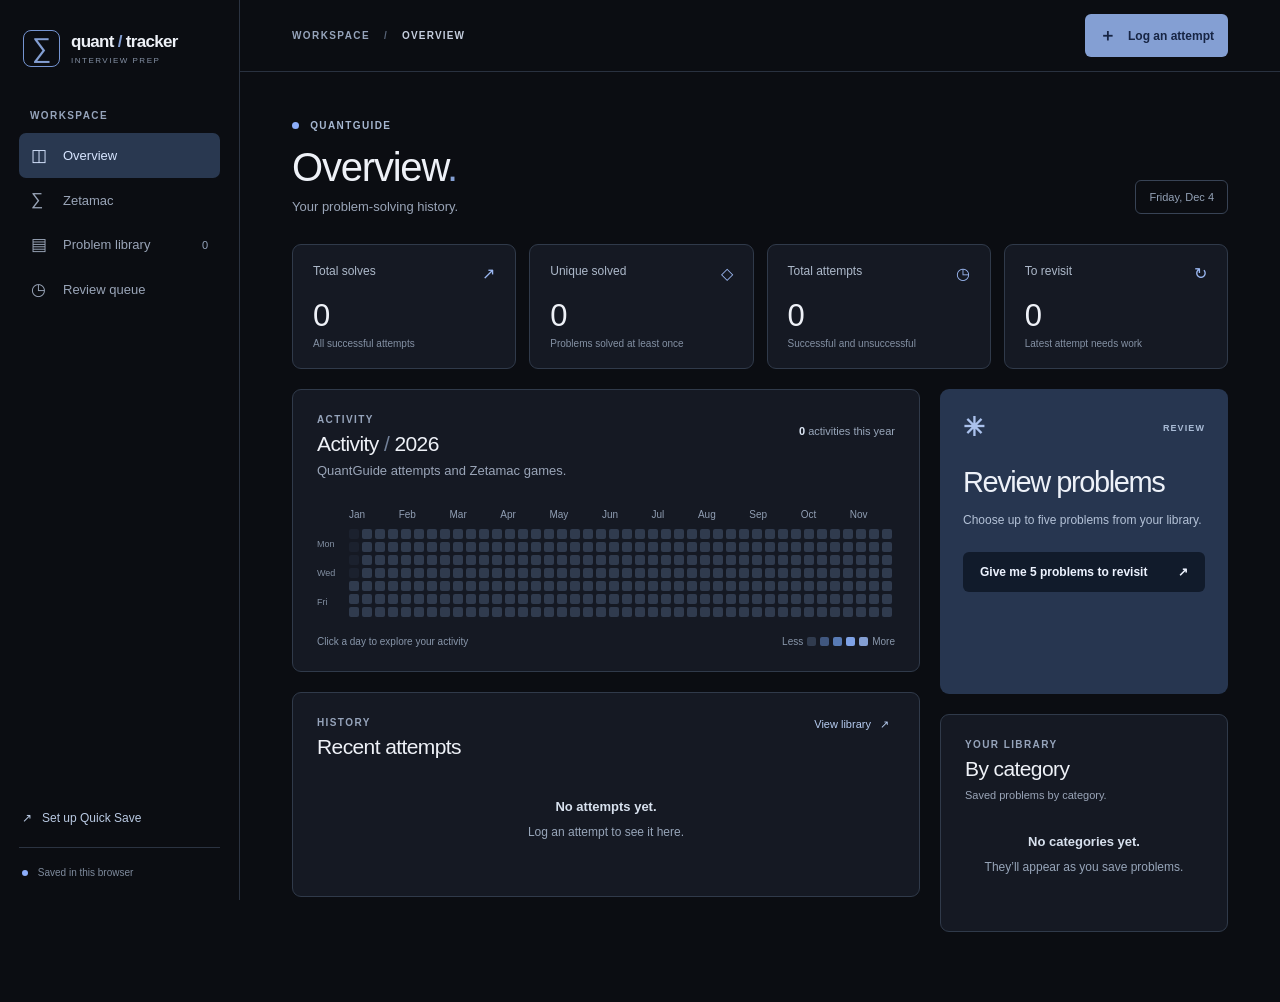
<file: app/index.html>
<!doctype html><html lang="en"><head><meta charset="UTF-8"><meta name="viewport" content="width=device-width, initial-scale=1"><title>QuantGuide Practice Tracker</title><meta name="quant-tracker-app" content="1"><link rel="stylesheet" href="style.css"></head><body>
<div class="shell"><aside class="sidebar"><div class="brand"><div class="brand-icon">∑</div><div><strong>quant<span> / </span>tracker</strong><small>INTERVIEW PREP</small></div></div><div class="side-label">WORKSPACE</div><nav><button class="nav active" data-view="dashboard"><span>◫</span> Overview</button><button class="nav" data-view="zetamac"><span>∑</span> Zetamac</button><button class="nav" data-view="library"><span>▤</span> Problem library <b id="nav-count">0</b></button><button class="nav" data-view="review"><span>◷</span> Review queue</button></nav><div class="sidebar-bottom"><button class="setup-link" id="setupOpen">↗ &nbsp; Set up Quick Save</button><div class="storage-note"><i></i> Saved in this browser</div></div></aside>
<main><header class="topbar"><div><span class="crumb">WORKSPACE</span><span class="slash"> / </span><span id="crumb">OVERVIEW</span></div><button class="button primary small" id="addTop"><span>＋</span> Log an attempt</button></header><div class="content"><section id="dashboard" class="view"><div class="heading"><div><div class="eyebrow"><span class="live-dot"></span> QUANTGUIDE</div><h1>Overview<span class="accent">.</span></h1><p>Your problem-solving history.</p></div><div class="heading-date" id="today"></div></div><div class="stats" id="stats"></div><div class="dashboard-grid"><div class="main-column"><section class="panel activity"><div class="panel-head"><div><div class="section-kicker">ACTIVITY</div><h2>Activity <span class="muted">/</span> <span id="activity-year"></span></h2><p>QuantGuide attempts and Zetamac games.</p></div><div class="activity-total"><strong id="year-attempts">0</strong><span> activities this year</span></div></div><div class="heatmap-wrap"><div class="months" id="months"></div><div class="heatmap-body"><div class="weekdays"><span>Mon</span><span>Wed</span><span>Fri</span></div><div class="heatmap" id="heatmap"></div></div></div><div class="heat-footer"><span>Click a day to explore your activity</span><div>Less <i class="level0"></i><i class="level1"></i><i class="level2"></i><i class="level3"></i><i class="level4"></i> More</div></div><div id="day-detail" class="day-detail"></div></section><section class="panel recent"><div class="panel-head"><div><div class="section-kicker">HISTORY</div><h2>Recent attempts</h2></div><button class="text-button" data-go="library">View library <span>↗</span></button></div><div id="recent-list"></div></section></div><div class="right-column"><section class="review-card"><div class="review-top"><span>✳</span><span>REVIEW</span></div><h2>Review problems</h2><p>Choose up to five problems from your library.</p><button class="button dark" id="reviewButton">Give me 5 problems to revisit <span>↗</span></button></section><section class="panel breakdown"><div class="section-kicker">YOUR LIBRARY</div><h2>By category</h2><p>Saved problems by category.</p><div id="categories"></div></section></div></div></section>
<section id="zetamac" class="view hidden"><div class="heading"><div><div class="eyebrow"><span class="live-dot"></span> MENTAL MATH</div><h1>Zetamac<span class="accent">.</span></h1><p>Your scores and practice over time.</p></div><a class="button primary" href="https://arithmetic.zetamac.com/" target="_blank" rel="noopener">Play Zetamac ↗</a></div><div class="stats" id="zetamac-stats"></div><section class="panel"><div class="panel-head"><div><div class="section-kicker">PROGRESS</div><h2>Scores over time</h2><p>Scores and rolling average of up to 10 games.</p></div></div><div id="zetamac-chart"></div></section><p class="fine-print">Games sync automatically after connecting the browser extension. See the project README for setup.</p></section>
<section id="library" class="view hidden"><div class="heading"><div><div class="eyebrow"><span class="live-dot"></span> LIBRARY</div><h1>Problem library<span class="accent">.</span></h1><p>Search and filter saved problems.</p></div><button class="button primary" id="addLibrary">＋ &nbsp; Log an attempt</button></div><section class="panel library-panel"><div class="filters"><input id="search" placeholder="⌕  Search problems or notes"><select id="filter-category"><option value="">All categories</option></select><select id="filter-difficulty"><option value="">All difficulties</option><option>Easy</option><option>Medium</option><option>Hard</option></select><select id="filter-tag"><option value="">All subtopics</option></select></div><div id="library-list"></div></section></section>
<section id="review" class="view hidden"><div class="heading"><div><div class="eyebrow"><span class="live-dot"></span> REVIEW</div><h1>Review queue<span class="accent">.</span></h1><p>Problems selected from your library.</p></div><button class="button primary" id="reshuffle">↻ &nbsp; Pick five</button></div><div id="review-list"></div></section></div></main></div>
<dialog id="formDialog"><form id="attemptForm"><div class="modal-head"><div><div class="section-kicker">QUICK SAVE</div><h2 id="form-title">Log an attempt</h2><p>Enter the problem and select a result.</p></div><button type="button" class="close" data-close>×</button></div><input type="hidden" id="attempt-id"><label>Problem URL <span>QUANTGUIDE</span><input id="url" type="url" placeholder="https://quantguide.io/questions/..." required></label><label>Problem title<input id="title" placeholder="e.g. The birthday problem" required></label><div class="form-row"><label>Category<select id="category"><option value="">Select category</option><option>Probability</option><option>Statistics</option><option>Brainteasers</option><option>Pure Math</option><option>Finance</option></select></label><label>Difficulty<select id="difficulty"><option value="">Select difficulty</option><option>Easy</option><option>Medium</option><option>Hard</option></select></label></div><label>Subtopics <span>OPTIONAL · COMMA SEPARATED</span><input id="tags" autocomplete="off" placeholder="Type or select subtopics, separated by commas"></label><div id="tag-suggestions" class="tag-suggestions" aria-label="Subtopic suggestions"></div><label>How did it go?</label><div class="outcome-grid" id="outcomes"><label><input type="radio" name="result" value="confident" required><span><b>✓</b> Solved confidently</span></label><label><input type="radio" name="result" value="struggled"><span><b>◐</b> Solved, but struggled</span></label><label><input type="radio" name="result" value="hint"><span><b>◇</b> Solved with a hint</span></label><label><input type="radio" name="result" value="failed"><span><b>×</b> Couldn’t solve</span></label></div><label>Note <span>OPTIONAL</span><textarea id="note" placeholder="What did you learn or struggle with?" rows="2"></textarea></label><div class="modal-actions"><button type="button" class="button ghost" data-close>Cancel</button><button class="button primary" type="submit">Save attempt <span>↗</span></button></div></form></dialog>
<dialog id="setupDialog"><div class="modal-head"><div><div class="section-kicker">QUICK SAVE</div><h2>Save from QuantGuide</h2><p>Add a shortcut to your bookmarks bar.</p></div><button class="close" data-close aria-label="Close">×</button></div><div class="bookmark-panel"><div class="bookmark-label">DRAG TO YOUR BOOKMARKS BAR <span>↗</span></div><a id="bookmarklet" class="bookmark-chip" href="#" title="Drag this link to your bookmarks bar">Save problem</a><p>Don’t see the bar? Press <kbd>⌘</kbd> <kbd>⇧</kbd> <kbd>B</kbd> in Chrome.</p></div><div class="setup-steps"><div><span>1</span><p>Open a question on QuantGuide.</p></div><div><span>2</span><p>Click <strong>Save problem</strong> in your bookmarks bar.</p></div><div><span>3</span><p>Check the details, choose a result, and save.</p></div></div><p class="setup-note">If the details don’t fill in, you can enter them yourself or paste the link into the tracker.</p></dialog>
<dialog id="historyDialog"><div class="modal-head"><div><div class="section-kicker">ATTEMPT HISTORY</div><h2 id="history-title"></h2><p>Edit or remove an attempt at any time.</p></div><button class="close" data-close>×</button></div><div id="history-list"></div></dialog><script src="app.js"></script></body></html>
</file>
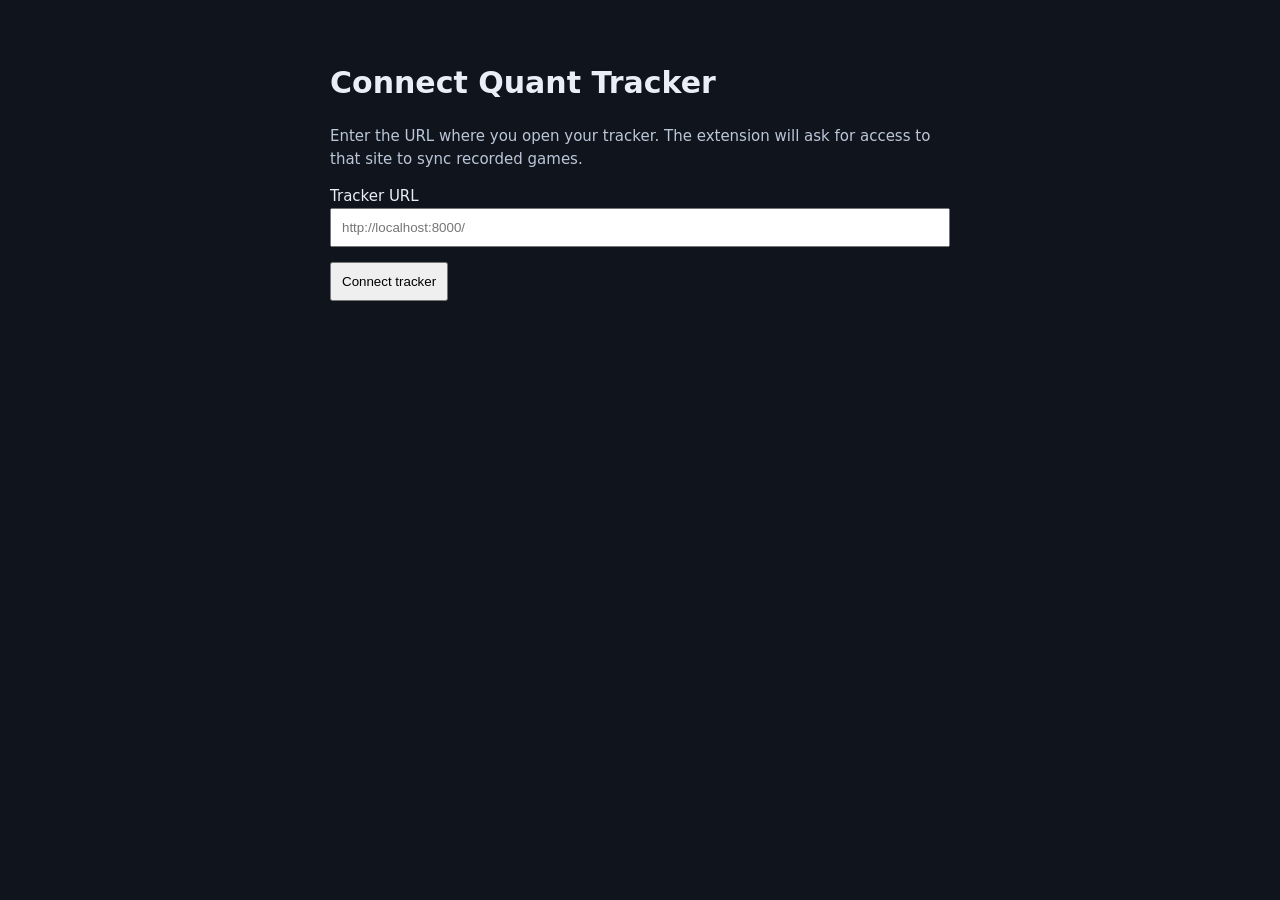
<file: extension/options.html>
<!doctype html><html><head><meta charset="utf-8"><title>Connect Quant Tracker</title><style>body{font:15px system-ui;max-width:620px;margin:60px auto;background:#10141d;color:#e9eef8;line-height:1.5}input{width:100%;box-sizing:border-box;padding:10px}button{padding:10px;margin-top:15px}p{color:#bbc7d8}</style></head><body><h1>Connect Quant Tracker</h1><p>Enter the URL where you open your tracker. The extension will ask for access to that site to sync recorded games.</p><label>Tracker URL <input id="url" type="url" placeholder="http://localhost:8000/"></label><button id="connect">Connect tracker</button><p id="status"></p><script src="options.js"></script></body></html>
</file>
<file: app/style.css>
:root{color-scheme:dark;--bg:#0b0d12;--panel:#151923;--line:#30394a;--text:#eef1f7;--muted:#9aa5b8;--lime:#849fd3;--ink:#16223c}*{box-sizing:border-box}body{margin:0;background:var(--bg);color:var(--text);font-family:-apple-system,BlinkMacSystemFont,"Segoe UI",sans-serif;font-size:14px}button,input,select,textarea{font:inherit}button{cursor:pointer}button:focus-visible,a:focus-visible,input:focus-visible,select:focus-visible,textarea:focus-visible{outline:2px solid var(--lime);outline-offset:2px}.shell{display:flex;min-height:100vh}.sidebar{width:240px;flex-shrink:0;border-right:1px solid #2b3341;padding:30px 19px 22px;display:flex;flex-direction:column;position:sticky;top:0;height:100vh}.brand{display:flex;align-items:center;gap:11px;padding:0 4px 43px}.brand-icon{width:37px;height:37px;display:grid;place-items:center;border:1px solid #7594d1;color:var(--lime);font:27px -apple-system,BlinkMacSystemFont,"Segoe UI",sans-serif;border-radius:8px}.brand strong{font:700 17px -apple-system,BlinkMacSystemFont,"Segoe UI",sans-serif;letter-spacing:-.7px}.brand strong span{color:var(--lime)}.brand small{display:block;font-size:8px;letter-spacing:1.5px;color:#8591a5;margin-top:4px}.side-label,.section-kicker,.eyebrow,.crumb{font-size:10px;font-weight:700;letter-spacing:1.4px;color:#96a4bb}.side-label{padding-left:11px;margin-bottom:12px}.nav{display:flex;align-items:center;gap:13px;width:100%;background:none;color:#9aa5b8;border:0;border-radius:7px;padding:12px;text-align:left;font-size:13px}.nav span{font-size:17px;width:19px}.nav.active{background:#293850;color:#d7e5ff}.nav b{margin-left:auto;font-size:11px;font-weight:500;color:#95a4bc}.sidebar-bottom{margin-top:auto}.side-note{background:#20251e;border:1px solid #30392c;padding:16px;border-radius:9px}.spark{font-size:23px;display:block;color:var(--lime);margin-bottom:10px}.side-note strong{font-size:12px}.side-note p{font-size:11px;line-height:1.6;color:#939c8e;margin:6px 0 0}.setup-link{background:none;color:#b9c9e2;border:0;padding:22px 3px;font-size:12px}.storage-note{font-size:10px;color:#7f8b9d;border-top:1px solid #2b3341;padding:19px 3px 0}.storage-note i,.live-dot{display:inline-block;width:6px;height:6px;background:#8daefa;border-radius:50%;margin-right:7px}main{flex:1;min-width:0}.topbar{height:72px;border-bottom:1px solid #29313f;display:flex;align-items:center;justify-content:space-between;padding:0 5%;font-size:10px;font-weight:700;letter-spacing:1.2px;color:#c5cede}.slash{color:#596579;padding:0 10px}.content{max-width:1440px;margin:auto;padding:48px 5% 70px}.heading{display:flex;justify-content:space-between;align-items:flex-end;margin-bottom:30px}.eyebrow{color:#a6b7d0;margin-bottom:15px}.live-dot{width:7px;height:7px}.heading h1{font:500 40px/1.05 -apple-system,BlinkMacSystemFont,"Segoe UI",sans-serif;letter-spacing:-1.2px;margin:0 0 11px}.accent{color:var(--lime)}.heading p,.panel-head p,.breakdown p{color:var(--muted);margin:0;font-size:13px}.heading-date{font-size:11px;color:#94a2b7;border:1px solid #384355;border-radius:6px;padding:10px 13px}.button{border:0;border-radius:6px;font-weight:700;padding:13px 17px;display:inline-flex;align-items:center;justify-content:center;gap:12px;text-decoration:none;font-size:12px}.button.primary{background:var(--lime);color:#172544}.button.primary:hover{background:#a8bfea}.button.small{padding:10px 14px;letter-spacing:0}.button.small span{font-size:17px}.stats{display:grid;grid-template-columns:repeat(4,1fr);gap:13px;margin-bottom:20px}.stat,.panel{background:var(--panel);border:1px solid #303a4a;border-radius:9px}.stat{padding:19px 20px 17px;min-height:125px}.stat-top{display:flex;justify-content:space-between;color:#adb9ca;font-size:12px}.stat-icon{font-size:16px;color:#9bb8f2}.stat strong{display:block;font:500 31px -apple-system,BlinkMacSystemFont,"Segoe UI",sans-serif;letter-spacing:-1px;margin-top:15px}.stat small{font-size:10px;color:#8491a4}.dashboard-grid{display:grid;grid-template-columns:minmax(0,1fr) 288px;gap:20px}.main-column,.right-column{display:flex;flex-direction:column;gap:20px}.panel{padding:24px}.panel-head{display:flex;justify-content:space-between;align-items:flex-start}.panel h2,.review-card h2,dialog h2{font:500 21px -apple-system,BlinkMacSystemFont,"Segoe UI",sans-serif;letter-spacing:-.6px;margin:7px 0 7px}.muted{color:#728098}.activity-total{color:#98a6ba;font-size:11px;padding-top:11px}.activity-total strong{color:#dde7f5}.heatmap-wrap{overflow-x:auto;margin:31px 0 19px}.months{display:flex;justify-content:space-between;color:#909eb3;font-size:10px;margin-left:32px;min-width:570px}.heatmap-body{display:flex;margin-top:9px;min-width:602px}.weekdays{width:32px;flex:none;display:flex;flex-direction:column;justify-content:space-around;color:#8390a3;font-size:9px}.heatmap{display:grid;grid-template-rows:repeat(7,10px);grid-auto-flow:column;grid-auto-columns:10px;gap:3px;flex:1;justify-content:space-between}.heatmap button{width:10px;height:10px;border:0;border-radius:2px;padding:0;background:#303b4e}.heatmap button:hover{outline:1px solid #e1ebff}.level0{background:#303b4e!important}.level1{background:#40577f!important}.level2{background:#587bb5!important}.level3{background:#7ea2e6!important}.level4{background:#849fd3!important}.heat-footer{display:flex;justify-content:space-between;align-items:center;font-size:10px;color:#8896aa}.heat-footer div{display:flex;align-items:center;gap:4px}.heat-footer i{width:9px;height:9px;border-radius:2px;display:inline-block}.day-detail{border-top:1px solid #354052;margin-top:20px;padding-top:15px}.day-detail:empty{display:none}.day-detail h3{font-size:12px}.activity-row,.problem-row,.history-row{display:flex;align-items:center;gap:15px;padding:16px 0;border-bottom:1px solid #303a49}.activity-row:last-child,.problem-row:last-child,.history-row:last-child{border-bottom:0}.row-icon{width:34px;height:34px;border-radius:7px;background:#2a3b55;color:#b5ceff;display:grid;place-items:center;flex:none}.row-main{flex:1;min-width:0}.row-main strong,.row-main a{color:#e8edf5;text-decoration:none;font-size:13px;font-weight:600}.row-main a:hover{text-decoration:underline}.row-main small{display:block;color:#95a2b5;font-size:11px;margin-top:5px}.row-meta{text-align:right;color:#98a5b8;font-size:11px}.pill{display:inline-block;border-radius:4px;padding:5px 7px;color:#bcd2f6;background:#293b55;font-size:10px;white-space:nowrap}.pill.failed{background:#3b2d29;color:#e3b6a8}.pill.hint,.pill.struggled{background:#3b3628;color:#ddcb96}.text-button{background:none;border:0;color:#b6ccf1;font-size:11px}.text-button span{margin-left:6px}.empty{text-align:center;color:#97a5b9;font-size:12px;line-height:1.7;padding:30px 10px}.empty strong{display:block;color:#d8e1ee;font-size:13px;margin-bottom:4px}.review-card{border-radius:9px;background:#273650;color:#edf1f8;padding:23px;min-height:305px}.review-top{display:flex;justify-content:space-between;align-items:center;font-size:9px;font-weight:700;letter-spacing:1.1px;color:#a9bbd5}.review-top span:first-child{font-size:26px;color:#abc2ed}.review-card h2{font-size:29px;line-height:1.08;margin:24px 0 13px;letter-spacing:-1.4px}.review-card h2 em{font-family:Georgia,serif;font-weight:400}.review-card p{font-size:12px;line-height:1.6;color:#b4c2d7}.button.dark{background:#111b2b;color:#edf3ff;width:100%;justify-content:space-between;margin-top:9px}.review-foot{border-top:1px solid #aacb7c;padding-top:14px;margin-top:21px;font-size:10px;color:#607754}.review-foot span{font-size:14px;margin-right:5px}.breakdown p{font-size:11px;margin-top:8px}.category-row{margin-top:17px;font-size:11px}.category-row div{display:flex;justify-content:space-between}.bar{height:4px;background:#313c4d;margin-top:8px;border-radius:4px}.bar i{display:block;height:100%;background:#819dce;border-radius:4px}.filters{display:grid;grid-template-columns:2fr repeat(3,1fr);gap:10px;margin-bottom:16px}input,select,textarea{width:100%;background:#151a24;border:1px solid #394557;color:#e5ebf5;border-radius:6px;padding:11px 12px}input::placeholder,textarea::placeholder{color:#748197}select{cursor:pointer}.problem-row{padding:18px 0}.row-actions{display:flex;gap:5px}.icon-button{background:#293344;border:1px solid #3c495c;color:#c2d0e3;border-radius:5px;padding:7px 9px;font-size:11px}.review-item{margin-bottom:12px}.review-item .row-main small{line-height:1.6}.review-item details{color:#aebdd1;font-size:12px;margin:12px 0}.review-item summary{cursor:pointer}dialog{background:#1c2330;color:var(--text);border:1px solid #435064;border-radius:11px;width:min(560px,calc(100% - 30px));max-height:90vh;overflow:auto;padding:27px}dialog::backdrop{background:rgba(0,0,0,.72)}.modal-head{display:flex;justify-content:space-between;align-items:flex-start;margin-bottom:23px}.modal-head p{font-size:12px;color:#99a7bb;margin:0}.close{background:none;color:#a9b5c7;border:0;font-size:25px;line-height:1}.modal-head h2{font-size:25px}.modal-head .close{margin-top:-7px}form>label,.form-row label{display:block;font-size:11px;color:#cbd5e3;font-weight:700;margin:15px 0 0}label>span{float:right;color:#8795aa;font-size:9px;letter-spacing:.7px}label input,label select,label textarea{margin-top:7px;font-weight:400}.form-row{display:grid;grid-template-columns:1fr 1fr;gap:12px}.outcome-grid{display:grid;grid-template-columns:1fr 1fr;gap:8px;margin-top:8px}.outcome-grid label{position:relative}.outcome-grid input{position:absolute;opacity:0;width:1px}.outcome-grid span{display:block;float:none;border:1px solid #435064;border-radius:6px;padding:11px;color:#b9c5d5;font-size:11px;letter-spacing:0;cursor:pointer}.outcome-grid b{color:#9fbbef;margin-right:5px}.outcome-grid input:checked+span{border-color:#9bbbf8;background:#293728;color:#e7efff}.outcome-grid input:focus-visible+span{outline:2px solid var(--lime)}.modal-actions{display:flex;justify-content:flex-end;gap:8px;margin-top:22px}.ghost{background:#303b4d;color:#c3cedd}.setup-steps{margin:20px 0;color:#c5d0df;font-size:13px}.setup-steps p{padding:8px 0}.setup-steps b{color:#a5c1f6;margin-right:10px}.bookmark{width:100%}.fine-print{font-size:11px;color:#98a6b9;line-height:1.6;margin:20px 0 0}.hidden{display:none!important}@media(max-width:1050px){.sidebar{width:195px}.dashboard-grid{grid-template-columns:1fr}.right-column{display:grid;grid-template-columns:1fr 1fr}.stats{grid-template-columns:repeat(2,1fr)}}@media(max-width:650px){.shell{display:block}.sidebar{position:static;width:100%;height:auto;padding:16px;border-right:0;border-bottom:1px solid #2b3341}.brand{padding:0 0 14px}.side-label,.sidebar-bottom{display:none}nav{display:flex}.nav{justify-content:center;padding:9px 4px;font-size:11px}.nav span{display:none}.topbar{height:54px;padding:0 5%}.content{padding-top:32px}.heading h1{font-size:33px}.heading-date{display:none}.stats{gap:8px}.stat{min-height:105px;padding:15px}.stat strong{font-size:26px}.panel{padding:18px}.right-column{grid-template-columns:1fr}.filters{grid-template-columns:1fr 1fr}.filters input{grid-column:1/-1}.row-meta{display:none}.outcome-grid{grid-template-columns:1fr}.heading{gap:12px}.heading .button{white-space:nowrap}}

/* Quick Save setup */
#setupDialog{width:min(520px,calc(100% - 30px));padding:30px}#setupDialog .modal-head{margin-bottom:24px}#setupDialog .modal-head h2{margin-top:9px;font-size:24px}#setupDialog .modal-head p{font-size:13px;line-height:1.5}.bookmark-panel{background:#121924;border:1px solid #35445c;border-radius:10px;padding:18px}.bookmark-label{display:flex;justify-content:space-between;align-items:center;color:#9aacc7;font-size:10px;font-weight:700;letter-spacing:1px}.bookmark-label span{font-size:16px;color:#809ac7}.bookmark-chip{display:flex;align-items:center;gap:11px;width:max-content;max-width:100%;margin:17px 0 15px;padding:10px 12px 10px 10px;background:#253955;border:1px solid #55729c;border-radius:7px;box-shadow:0 4px 12px #080c1480;color:#ecf3ff;text-decoration:none;font-size:13px;font-weight:600;cursor:grab}.bookmark-chip:hover{background:#304968;border-color:#87a6d8}.bookmark-chip:active{cursor:grabbing}.bookmark-symbol{display:grid;place-items:center;width:25px;height:25px;border-radius:5px;background:#85a4da;color:#14243e;font-size:18px;font-weight:400}.drag-handle{margin-left:16px;color:#91a8c9;font-size:16px}.bookmark-panel p{margin:0;color:#98a9c0;font-size:11px;line-height:1.5}kbd{display:inline-block;padding:1px 4px;border:1px solid #48566a;border-radius:3px;color:#c9d5e6;font:inherit}.setup-steps{display:grid;gap:13px;margin:24px 0}.setup-steps>div{display:flex;align-items:center;gap:12px}.setup-steps>div>span{display:grid;place-items:center;flex:none;width:24px;height:24px;border:1px solid #45536a;border-radius:50%;color:#b9cdea;font-size:11px}.setup-steps p{margin:0;padding:0;color:#c8d2e1;font-size:12px;line-height:1.45}.setup-steps strong{color:#eef3fb}.setup-note{border-top:1px solid #354052;padding-top:16px;margin:0;color:#96a5b9;font-size:11px;line-height:1.6}

.bookmark-chip::before{content:"+";display:grid;place-items:center;width:25px;height:25px;border-radius:5px;background:#85a4da;color:#14243e;font-size:18px;font-weight:400}.bookmark-chip::after{content:"⠿";margin-left:16px;color:#91a8c9;font-size:16px}

.tag-suggestions{display:flex;flex-wrap:wrap;gap:6px;margin-top:8px;max-height:112px;overflow:auto}.tag-suggestion{background:#263346;color:#c4d3e9;border:1px solid #41516a;border-radius:5px;font-size:11px;padding:6px 8px}.tag-suggestion:hover{background:#344962}.tag-suggestions:empty{display:none}

.save-notice{position:fixed;z-index:10;top:18px;left:50%;transform:translateX(-50%);display:flex;align-items:center;gap:18px;max-width:calc(100% - 32px);padding:14px 16px;background:#293850;border:1px solid #567099;border-radius:8px;color:#e7efff;box-shadow:0 8px 24px #0008;font-size:13px}.save-notice button{border:0;background:none;color:#c9d7eb;font-size:20px;line-height:1}
.day-groups{display:grid;grid-template-columns:1fr 1fr;gap:24px}.day-groups h4{color:#c8d7ef;margin:15px 0 6px}.day-groups p{font-size:11px;color:#a6b5c9;line-height:1.6}.chart-legend{display:flex;gap:20px;margin:25px 0 5px;color:#abc5ff;font-size:11px}.chart-legend span+span{color:#e7c485}.chart-scroll{overflow-x:auto}.chart-scroll svg{display:block;width:100%;min-width:500px;height:auto}.chart-scroll text{fill:#9aaac0;font:11px sans-serif}@media(max-width:650px){.day-groups{grid-template-columns:1fr}}
</file>
